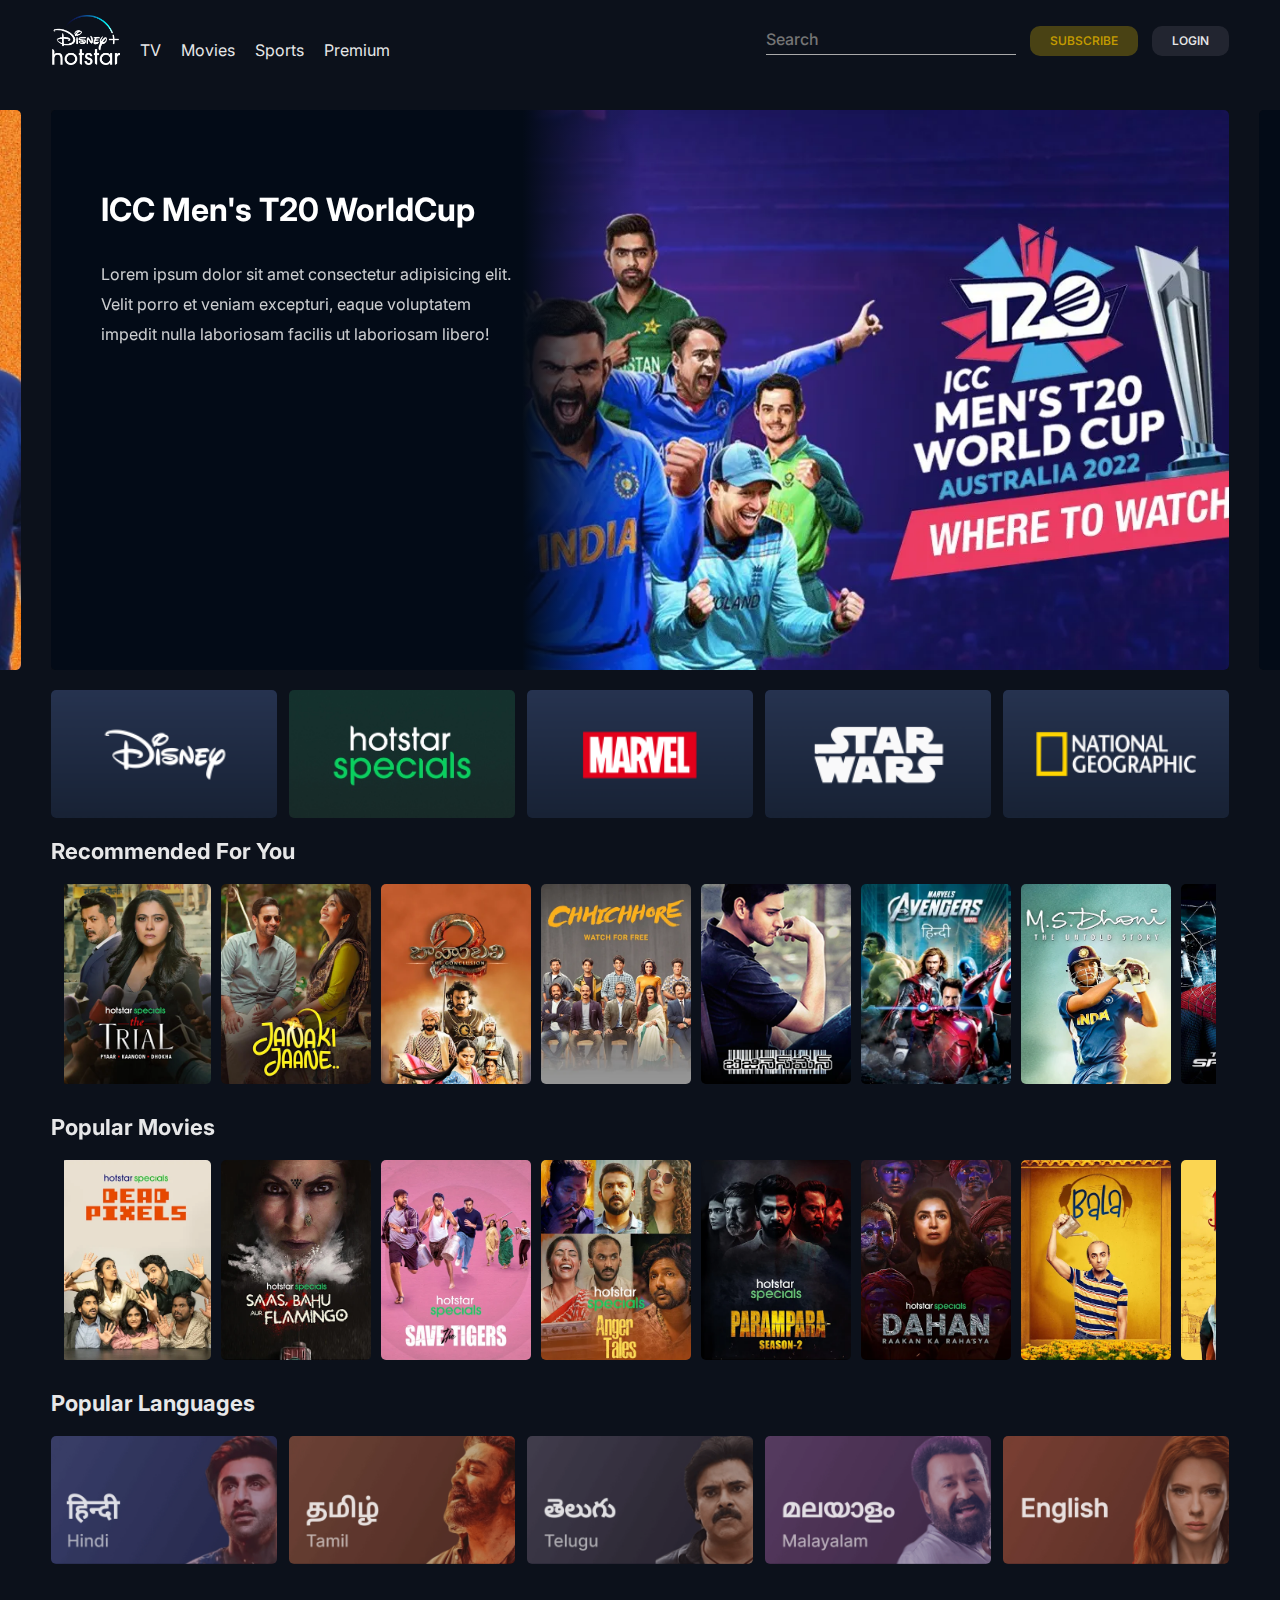
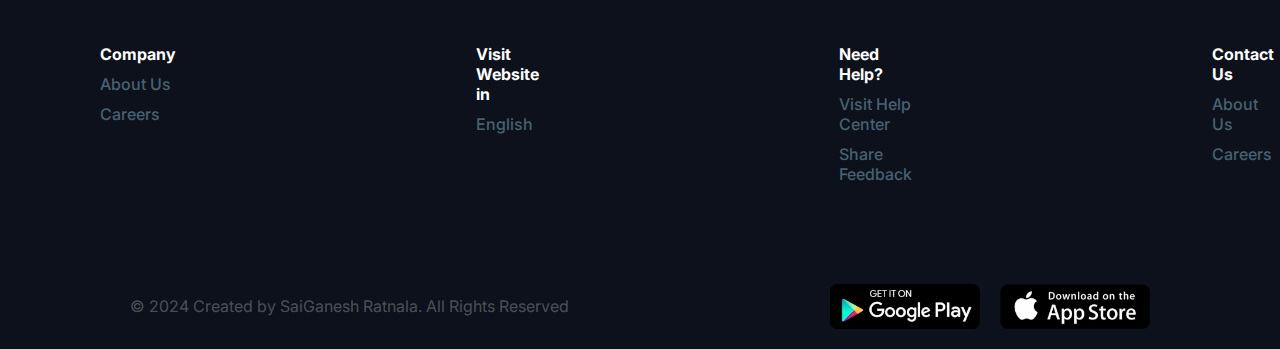
<file: index.html>
<!DOCTYPE html>
<html lang="en">
  <head>
    <meta charset="UTF-8" />
    <meta name="viewport" content="width=device-width, initial-scale=1.0" />
    <link rel="icon" type="image/x-icon" href="./images/favicon.ico" />
    <link rel="stylesheet" href="style.css" />
    <title>Disney+ Hotstar Clone</title>

    <link rel="preconnect" href="https://fonts.googleapis.com" />
    <link rel="preconnect" href="https://fonts.gstatic.com" crossorigin />
    <link
      href="https://fonts.googleapis.com/css2?family=Inter:wght@100..900&display=swap"
      rel="stylesheet"
    />
  </head>
  <body>
    <!-- NAV BAR -->
    <nav class="nav-bar">
      <img src="./images/logo.png" alt="Logo" class="logo" />
      <ul class="nav-links">
        <li class="nav-items"><a href="#">TV</a></li>
        <li class="nav-items"><a href="#">Movies</a></li>
        <li class="nav-items"><a href="#">Sports</a></li>
        <li class="nav-items"><a href="#">Premium</a></li>
      </ul>
      <div class="rt-container">
        <input type="text" class="search-box" placeholder="Search" />
        <button class="sub-btn">SUBSCRIBE</button>
        <button class="login-btn">login</button>
      </div>
    </nav>

    <!-- SLIDERS -->
    <div class="slides-cont">
      <div class="slides"></div>
    </div>
    <!-- CARDS -->
    <div class="video-main">
      <div class="video-card">
        <img src="./images/disney.PNG" alt="disney" class="video-card-image" />
        <video src="./videos/disney.mp4" muted loop class="card-video"></video>
      </div>
      <div class="video-card">
        <img
          src="images/hotstar-special.PNG"
          alt="pixar"
          class="video-card-image"
        />
        <video
          src="videos/hotstar-special.mp4"
          muted
          loop
          class="card-video"
        ></video>
      </div>
      <div class="video-card">
        <img src="./images/marvel.PNG" alt="marvel" class="video-card-image" />
        <video src="./videos/marvel.mp4" muted loop class="card-video"></video>
      </div>
      <div class="video-card">
        <img
          src="images/star-wars.PNG"
          alt="star-war"
          class="video-card-image"
        />
        <video src="videos/star-war.mp4" muted loop class="card-video"></video>
      </div>
      <div class="video-card">
        <img
          src="images/geographic.PNG"
          alt="geographic"
          class="video-card-image"
        />
        <video
          src="videos/geographic.mp4"
          muted
          loop
          class="card-video"
        ></video>
      </div>
    </div>

    <!-- RECOMMENDED SHOWS -->
    <h1 class="title">recommended for you</h1>
    <div class="movi-list">
      <button class="pre-btn"><img src="images/pre.png" alt="" /></button>
      <button class="nxt-btn"><img src="images/nxt.png" alt="" /></button>
      <div class="cards-cont">
        <div class="cards">
          <img src="./images/poster 1.png" alt="card1" class="card-img" />
          <div class="card-body">
            <h1 class="name">The Trial</h1>
            <h6 class="des">
              Lorem ipsum dolor sit amet consectetur adipisicing elit.
            </h6>
            <button class="watch-btn">WatchList</button>
          </div>
        </div>
        <div class="cards">
          <img src="./images/poster 2.png" alt="card2" class="card-img" />
          <div class="card-body">
            <h1 class="name">Janaki Jaaane</h1>
            <h6 class="des">
              Lorem ipsum dolor sit amet, consectetur adipisicing elit.
            </h6>
            <button class="watch-btn">WatchList</button>
          </div>
        </div>
        <div class="cards">
          <img src="./images/poster 3.png" alt="card3" class="card-img" />
          <div class="card-body">
            <h1 class="name">Bahubali 2:The Conclusion</h1>
            <h6 class="des">
              Lorem ipsum dolor sit amet, consectetur adipisicing elit.
            </h6>
            <button class="watch-btn">WatchList</button>
          </div>
        </div>
        <div class="cards">
          <img src="./images/poster 4.png" alt="card4" class="card-img" />
          <div class="card-body">
            <h1 class="name">Chhichhore</h1>
            <h6 class="des">
              Lorem ipsum dolor sit amet, consectetur adipisicing elit.
            </h6>
            <button class="watch-btn">WatchList</button>
          </div>
        </div>
        <div class="cards">
          <img src="./images/poster 5.png" alt="card4" class="card-img" />
          <div class="card-body">
            <h1 class="name">Businessmen</h1>
            <h6 class="des">
              Lorem ipsum dolor sit amet, consectetur adipisicing elit.
            </h6>
            <button class="watch-btn">WatchList</button>
          </div>
        </div>
        <div class="cards">
          <img src="./images/poster 6.png" alt="card4" class="card-img" />
          <div class="card-body">
            <h1 class="name">Avengers</h1>
            <h6 class="des">
              Lorem ipsum dolor sit amet, consectetur adipisicing elit.
            </h6>
            <button class="watch-btn">WatchList</button>
          </div>
        </div>
        <div class="cards">
          <img src="./images/poster 7.png" alt="card4" class="card-img" />
          <div class="card-body">
            <h1 class="name">M.S.Dhoni: The Untold Story</h1>
            <h6 class="des">
              Lorem ipsum dolor sit amet, consectetur adipisicing elit.
            </h6>
            <button class="watch-btn">WatchList</button>
          </div>
        </div>
        <div class="cards">
          <img src="./images/poster 8.png" alt="card4" class="card-img" />
          <div class="card-body">
            <h1 class="name">The amazing Spider Man</h1>
            <h6 class="des">
              Lorem ipsum dolor sit amet, consectetur adipisicing elit.
            </h6>
            <button class="watch-btn">WatchList</button>
          </div>
        </div>
        <div class="cards">
          <img src="./images/poster 9.png" alt="card4" class="card-img" />
          <div class="card-body">
            <h1 class="name">Super 30</h1>
            <h6 class="des">
              Lorem ipsum dolor sit amet, consectetur adipisicing elit.
            </h6>
            <button class="watch-btn">WatchList</button>
          </div>
        </div>
        <div class="cards">
          <img src="./images/poster 10.png" alt="card4" class="card-img" />
          <div class="card-body">
            <h1 class="name">luca</h1>
            <h6 class="des">
              Lorem ipsum dolor sit amet, consectetur adipisicing elit.
            </h6>
            <button class="watch-btn">WatchList</button>
          </div>
        </div>
        <div class="cards">
          <img src="./images/poster 12.png" alt="card4" class="card-img" />
          <div class="card-body">
            <h1 class="name">dark phoenix</h1>
            <h6 class="des">
              Lorem ipsum dolor sit amet, consectetur adipisicing elit.
            </h6>
            <button class="watch-btn">WatchList</button>
          </div>
        </div>
        <div class="cards">
          <img src="./images/p13.png" alt="card4" class="card-img" />
          <div class="card-body">
            <h1 class="name">drishyam</h1>
            <h6 class="des">
              Lorem ipsum dolor sit amet, consectetur adipisicing elit.
            </h6>
            <button class="watch-btn">WatchList</button>
          </div>
        </div>
      </div>
    </div>

    <!-- POPULAR SHOWS -->
    <h1 class="title">popular Movies</h1>
    <div class="movi-list">
      <button class="pre-btn">
        <img src="./images/pre.png" alt="pre-btn" />
      </button>
      <button class="nxt-btn">
        <img src="./images/nxt.png" alt="nxt-btn" />
      </button>
      <div class="cards-cont">
        <div class="cards">
          <img src="./images/p1.png" alt="card1" class="card-img" />
          <div class="card-body">
            <h1 class="name">Dead Pixels</h1>
            <h6 class="des">
              Lorem ipsum dolor sit amet consectetur adipisicing elit.
            </h6>
            <button class="watch-btn">WatchList</button>
          </div>
        </div>
        <div class="cards">
          <img src="./images/p2.png" alt="card2" class="card-img" />
          <div class="card-body">
            <h1 class="name">Saas, Bahu aur Flamingo</h1>
            <h6 class="des">
              Lorem ipsum dolor sit amet, consectetur adipisicing elit.
            </h6>
            <button class="watch-btn">WatchList</button>
          </div>
        </div>
        <div class="cards">
          <img src="./images/p3.png" alt="card3" class="card-img" />
          <div class="card-body">
            <h1 class="name">Save the Tigers</h1>
            <h6 class="des">
              Lorem ipsum dolor sit amet, consectetur adipisicing elit.
            </h6>
            <button class="watch-btn">WatchList</button>
          </div>
        </div>
        <div class="cards">
          <img src="./images/p4.png" alt="card4" class="card-img" />
          <div class="card-body">
            <h1 class="name">Anger Tales</h1>
            <h6 class="des">
              Lorem ipsum dolor sit amet, consectetur adipisicing elit.
            </h6>
            <button class="watch-btn">WatchList</button>
          </div>
        </div>
        <div class="cards">
          <img src="./images/p5.png" alt="card4" class="card-img" />
          <div class="card-body">
            <h1 class="name">Parampara</h1>
            <h6 class="des">
              Lorem ipsum dolor sit amet, consectetur adipisicing elit.
            </h6>
            <button class="watch-btn">WatchList</button>
          </div>
        </div>
        <div class="cards">
          <img src="./images/p6.png" alt="card4" class="card-img" />
          <div class="card-body">
            <h1 class="name">Dahan raakan ka rahasya</h1>
            <h6 class="des">
              Lorem ipsum dolor sit amet, consectetur adipisicing elit.
            </h6>
            <button class="watch-btn">WatchList</button>
          </div>
        </div>
        <div class="cards">
          <img src="./images/p7.png" alt="card4" class="card-img" />
          <div class="card-body">
            <h1 class="name">bala</h1>
            <h6 class="des">
              Lorem ipsum dolor sit amet, consectetur adipisicing elit.
            </h6>
            <button class="watch-btn">WatchList</button>
          </div>
        </div>
        <div class="cards">
          <img src="./images/p8.png" alt="card4" class="card-img" />
          <div class="card-body">
            <h1 class="name">Bangalore days</h1>
            <h6 class="des">
              Lorem ipsum dolor sit amet, consectetur adipisicing elit.
            </h6>
            <button class="watch-btn">WatchList</button>
          </div>
        </div>
        <div class="cards">
          <img src="./images/p9.png" alt="card4" class="card-img" />
          <div class="card-body">
            <h1 class="name">housefull 4</h1>
            <h6 class="des">
              Lorem ipsum dolor sit amet, consectetur adipisicing elit.
            </h6>
            <button class="watch-btn">WatchList</button>
          </div>
        </div>
        <div class="cards">
          <img src="./images/p10.png" alt="card4" class="card-img" />
          <div class="card-body">
            <h1 class="name">mission mangal</h1>
            <h6 class="des">
              Lorem ipsum dolor sit amet, consectetur adipisicing elit.
            </h6>
            <button class="watch-btn">WatchList</button>
          </div>
        </div>
        <div class="cards">
          <img src="./images/p11.png" alt="card4" class="card-img" />
          <div class="card-body">
            <h1 class="name">Bhajrangi bhaijaan</h1>
            <h6 class="des">
              Lorem ipsum dolor sit amet, consectetur adipisicing elit.
            </h6>
            <button class="watch-btn">WatchList</button>
          </div>
        </div>
        <div class="cards">
          <img src="./images/p12.png" alt="card4" class="card-img" />
          <div class="card-body">
            <h1 class="name">July</h1>
            <h6 class="des">
              Lorem ipsum dolor sit amet, consectetur adipisicing elit.
            </h6>
            <button class="watch-btn">WatchList</button>
          </div>
        </div>
      </div>
    </div>

    <!-- Languages  -->
    <h1 class="title">Popular Languages</h1>
    <div class="lang">
      <div class="lang-card">
        <img src="./images/hindi.png" alt="disney" class="video-card-image" />
      </div>
      <div class="lang-card">
        <img src="images/tamil.png" alt="pixar" class="video-card-image" />
      </div>
      <div class="lang-card">
        <img src="./images/telugu.png" alt="marvel" class="video-card-image" />
      </div>
      <div class="lang-card">
        <img
          src="images/malayalam.png"
          alt="star-war"
          class="video-card-image"
        />
      </div>
      <div class="lang-card">
        <img
          src="images/english.png"
          alt="geographic"
          class="video-card-image"
        />
      </div>
    </div>
    <!-- FOOTER -->
    <div class="footer">
      <div class="footer-links">
        <div>
          <h4>Company</h4>
          <p>About Us</p>
          <p>Careers</p>
        </div>
        <div>
          <h4>Visit Website in</h4>
          <p>English</p>
        </div>
        <div>
          <h4>Need Help?</h4>
          <p>Visit Help Center</p>
          <p>Share Feedback</p>
        </div>
        <div>
          <h4>Contact Us</h4>
          <p>About Us</p>
          <p>Careers</p>
        </div>
      </div>
      <div class="footer-credits">
        <div>
          <p>&copy; 2024 Created by SaiGanesh Ratnala. All Rights Reserved</p>
        </div>
        <div class="hotstar-apps">
          <img src="./images/google-playstore.webp" alt="" srcset="" />
          <img src="./images/ios-appstore.webp" alt="" srcset="" />
        </div>
      </div>
    </div>

    <!-- JS -->
    <script src="sliders.js"></script>
    <script src="app.js"></script>
  </body>
</html>
</file>
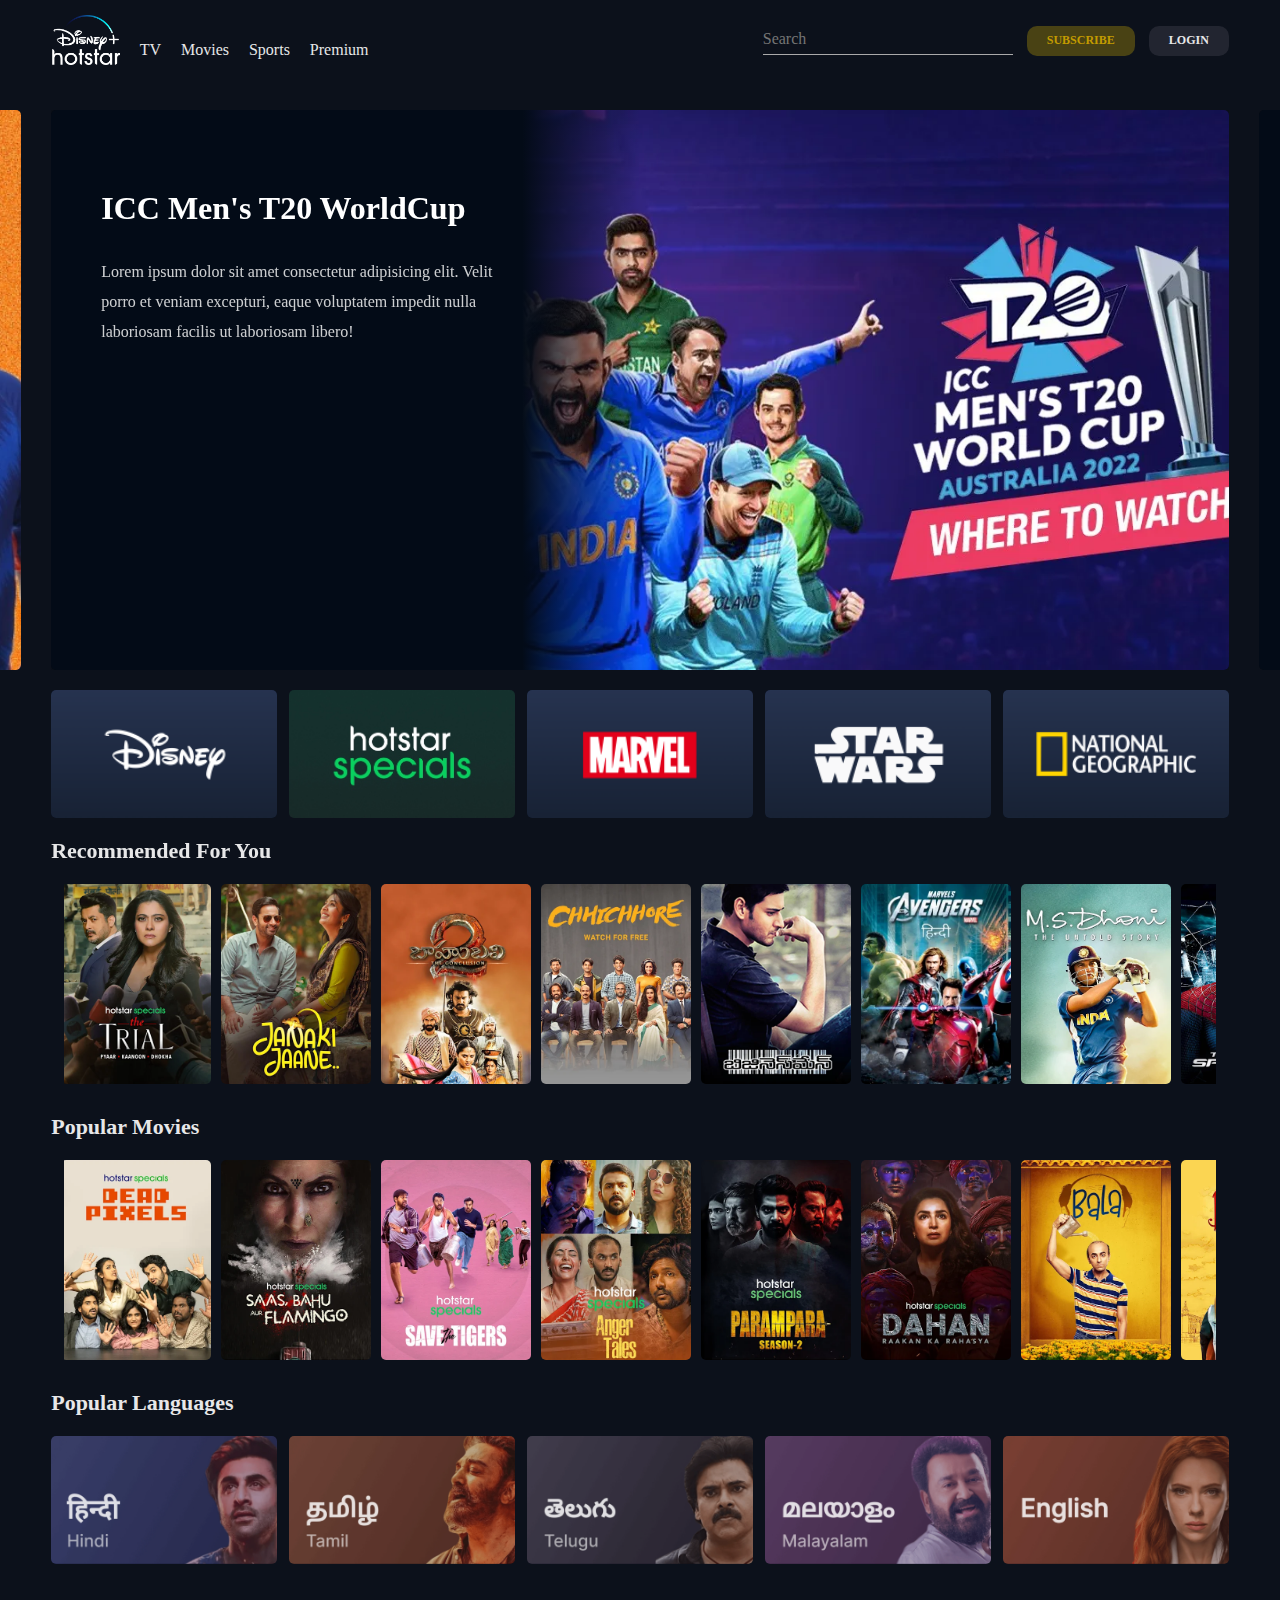
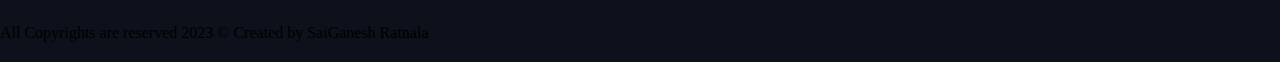
<file: home.html>
<!DOCTYPE html>
<html lang="en">
<head>
    <meta charset="UTF-8">
    <meta name="viewport" content="width=device-width, initial-scale=1.0">
    <link rel="icon" type="image/x-icon" href="./images/favicon.ico">
    <link rel="stylesheet" href="style.css">
    <title>Disney+ Hotstar Clone</title>
</head>
<body>
    <!-- NAV BAR -->
    <nav class="nav-bar">
        <img src="./images/logo.png" alt="Logo" class="logo">
        <ul class="nav-links">
            <li class="nav-items"><a href="#">TV</a></li>
            <li class="nav-items"><a href="#">Movies</a></li>
            <li class="nav-items"><a href="#">Sports</a></li>
            <li class="nav-items"><a href="#">Premium</a></li>
        </ul>
        <div class="rt-container">
            <input type="text" class="search-box" placeholder="Search">
            <button class="sub-btn">SUBSCRIBE</button>
            <button class="login-btn">login</button>
        </div>
    </nav>

    <!-- SLIDERS -->
    <div class="slides-cont">
        <div class="slides">
            <!-- <div class="slider">
                <div class="slider-content">
                    <h1 class="movie-title">Rudra: The Edge of Darkness</h1>
                    <p class="movie-desc">Lorem ipsum dolor sit amet consectetur adipisicing elit. Vero officiis velit laboriosam facilis sequi ullam placeat similique vel adipisci? Eaque!</p>
                </div>
                <img src="images/slider 1.PNG" alt="">
            </div> -->
        </div>
    </div>
    <!-- CARDS -->
    <div class="video-main">
        <div class="video-card">
            <img src="./images/disney.PNG" alt="disney" class="video-card-image">
            <video src="./videos/disney.mp4" muted loop class="card-video"></video>
        </div>
        <div class="video-card">
            <img src="images/hotstar-special.PNG" alt="pixar" class="video-card-image">
            <video src="videos/hotstar-special.mp4" muted loop  class="card-video"></video>
        </div>
        <div class="video-card">
            <img src="./images/marvel.PNG" alt="marvel" class="video-card-image">
            <video src="./videos/marvel.mp4" muted loop  class="card-video"></video>
        </div>
        <div class="video-card">
            <img src="images/star-wars.PNG" alt="star-war" class="video-card-image">
            <video src="videos/star-war.mp4" muted loop  class="card-video"></video>
        </div>
        <div class="video-card">
            <img src="images/geographic.PNG" alt="geographic" class="video-card-image">
            <video src="videos/geographic.mp4" muted loop  class="card-video"></video>
        </div>
    </div>

    <!-- RECOMMENDED SHOWS -->
    <h1 class="title">recommended for you</h1>
        <div class="movi-list">
            <button class="pre-btn"><img src="images/pre.png" alt=""></button>
            <button class="nxt-btn"><img src="images/nxt.png" alt=""></button>
                <div class="cards-cont">
                <div class="cards">
                    <img src="./images/poster 1.png" alt="card1" class="card-img">
                    <div class="card-body">
                        <h1 class="name"> The Trial</h1>
                        <h6 class="des">Lorem ipsum dolor sit amet consectetur adipisicing elit.</h6>
                        <button class="watch-btn">WatchList</button>
                    </div>
                </div>
                <div class="cards">
                    <img src="./images/poster 2.png" alt="card2" class="card-img">
                    <div class="card-body">
                        <h1 class="name"> Janaki Jaaane</h1>
                        <h6 class="des">Lorem ipsum dolor sit amet, consectetur adipisicing elit.</h6>
                        <button class="watch-btn">WatchList</button>
                    </div>
                </div>
                <div class="cards">
                    <img src="./images/poster 3.png" alt="card3" class="card-img">
                    <div class="card-body">
                        <h1 class="name"> Bahubali 2:The Conclusion</h1>
                        <h6 class="des">Lorem ipsum dolor sit amet, consectetur adipisicing elit.</h6>
                        <button class="watch-btn">WatchList</button>
                    </div>
                </div>
                <div class="cards">
                    <img src="./images/poster 4.png" alt="card4" class="card-img">
                    <div class="card-body">
                        <h1 class="name"> Chhichhore</h1>
                        <h6 class="des">Lorem ipsum dolor sit amet, consectetur adipisicing elit.</h6>
                        <button class="watch-btn">WatchList</button>
                    </div>
                </div>
                <div class="cards">
                    <img src="./images/poster 5.png" alt="card4" class="card-img">
                    <div class="card-body">
                        <h1 class="name"> Businessmen</h1>
                        <h6 class="des">Lorem ipsum dolor sit amet, consectetur adipisicing elit.</h6>
                        <button class="watch-btn">WatchList</button>
                    </div>
                </div>
                <div class="cards">
                    <img src="./images/poster 6.png" alt="card4" class="card-img">
                    <div class="card-body">
                        <h1 class="name"> Avengers</h1>
                        <h6 class="des">Lorem ipsum dolor sit amet, consectetur adipisicing elit.</h6>
                        <button class="watch-btn">WatchList</button>
                    </div>
                </div>
                <div class="cards">
                    <img src="./images/poster 7.png" alt="card4" class="card-img">
                    <div class="card-body">
                        <h1 class="name"> M.S.Dhoni: The Untold Story</h1>
                        <h6 class="des">Lorem ipsum dolor sit amet, consectetur adipisicing elit.</h6>
                        <button class="watch-btn">WatchList</button>
                    </div>
                </div>
                <div class="cards">
                    <img src="./images/poster 8.png" alt="card4" class="card-img">
                    <div class="card-body">
                        <h1 class="name">The amazing Spider Man</h1>
                        <h6 class="des">Lorem ipsum dolor sit amet, consectetur adipisicing elit.</h6>
                        <button class="watch-btn">WatchList</button>
                    </div>
                </div>
                <div class="cards">
                    <img src="./images/poster 9.png" alt="card4" class="card-img">
                    <div class="card-body">
                        <h1 class="name">Super 30</h1>
                        <h6 class="des">Lorem ipsum dolor sit amet, consectetur adipisicing elit.</h6>
                        <button class="watch-btn">WatchList</button>
                    </div>
                </div>
                <div class="cards">
                    <img src="./images/poster 10.png" alt="card4" class="card-img">
                    <div class="card-body">
                        <h1 class="name"> luca</h1>
                        <h6 class="des">Lorem ipsum dolor sit amet, consectetur adipisicing elit.</h6>
                        <button class="watch-btn">WatchList</button>
                    </div>
                </div>
                <div class="cards">
                    <img src="./images/poster 12.png" alt="card4" class="card-img">
                    <div class="card-body">
                        <h1 class="name"> dark phoenix</h1>
                        <h6 class="des">Lorem ipsum dolor sit amet, consectetur adipisicing elit.</h6>
                        <button class="watch-btn">WatchList</button>
                    </div>
                </div>
                <div class="cards">
                    <img src="./images/p13.png" alt="card4" class="card-img">
                    <div class="card-body">
                        <h1 class="name"> drishyam</h1>
                        <h6 class="des">Lorem ipsum dolor sit amet, consectetur adipisicing elit.</h6>
                        <button class="watch-btn">WatchList</button>
                    </div>
                </div>
            </div>
        </div>

    <!-- POPULAR SHOWS -->
        <h1 class="title">popular Movies</h1>
        <div class="movi-list">
            <button class="pre-btn"><img src="./images/pre.png" alt="pre-btn"></button>
            <button class="nxt-btn"><img src="./images/nxt.png" alt="nxt-btn"></button>
            <div class="cards-cont">
                <div class="cards">
                    <img src="./images/p1.png" alt="card1" class="card-img">
                    <div class="card-body">
                        <h1 class="name"> Dead Pixels</h1>
                        <h6 class="des">Lorem ipsum dolor sit amet consectetur adipisicing elit.</h6>
                        <button class="watch-btn">WatchList</button>
                    </div>
                </div>
                <div class="cards">
                    <img src="./images/p2.png" alt="card2" class="card-img">
                    <div class="card-body">
                        <h1 class="name"> Saas, Bahu aur Flamingo</h1>
                        <h6 class="des">Lorem ipsum dolor sit amet, consectetur adipisicing elit.</h6>
                        <button class="watch-btn">WatchList</button>
                    </div>
                </div>
                <div class="cards">
                    <img src="./images/p3.png" alt="card3" class="card-img">
                    <div class="card-body">
                        <h1 class="name">Save the Tigers</h1>
                        <h6 class="des">Lorem ipsum dolor sit amet, consectetur adipisicing elit.</h6>
                        <button class="watch-btn">WatchList</button>
                    </div>
                </div>
                <div class="cards">
                    <img src="./images/p4.png" alt="card4" class="card-img">
                    <div class="card-body">
                        <h1 class="name"> Anger Tales</h1>
                        <h6 class="des">Lorem ipsum dolor sit amet, consectetur adipisicing elit.</h6>
                        <button class="watch-btn">WatchList</button>
                    </div>
                </div>
                <div class="cards">
                    <img src="./images/p5.png" alt="card4" class="card-img">
                    <div class="card-body">
                        <h1 class="name"> Parampara</h1>
                        <h6 class="des">Lorem ipsum dolor sit amet, consectetur adipisicing elit.</h6>
                        <button class="watch-btn">WatchList</button>
                    </div>
                </div>
                <div class="cards">
                    <img src="./images/p6.png" alt="card4" class="card-img">
                    <div class="card-body">
                        <h1 class="name"> Dahan raakan ka rahasya</h1>
                        <h6 class="des">Lorem ipsum dolor sit amet, consectetur adipisicing elit.</h6>
                        <button class="watch-btn">WatchList</button>
                    </div>
                </div>
                <div class="cards">
                    <img src="./images/p7.png" alt="card4" class="card-img">
                    <div class="card-body">
                        <h1 class="name"> bala</h1>
                        <h6 class="des">Lorem ipsum dolor sit amet, consectetur adipisicing elit.</h6>
                        <button class="watch-btn">WatchList</button>
                    </div>
                </div>
                <div class="cards">
                    <img src="./images/p8.png" alt="card4" class="card-img">
                    <div class="card-body">
                        <h1 class="name">Bangalore days</h1>
                        <h6 class="des">Lorem ipsum dolor sit amet, consectetur adipisicing elit.</h6>
                        <button class="watch-btn">WatchList</button>
                    </div>
                </div>
                <div class="cards">
                    <img src="./images/p9.png" alt="card4" class="card-img">
                    <div class="card-body">
                        <h1 class="name">housefull 4</h1>
                        <h6 class="des">Lorem ipsum dolor sit amet, consectetur adipisicing elit.</h6>
                        <button class="watch-btn">WatchList</button>
                    </div>
                </div>
                <div class="cards">
                    <img src="./images/p10.png" alt="card4" class="card-img">
                    <div class="card-body">
                        <h1 class="name"> mission mangal</h1>
                        <h6 class="des">Lorem ipsum dolor sit amet, consectetur adipisicing elit.</h6>
                        <button class="watch-btn">WatchList</button>
                    </div>
                </div>
                <div class="cards">
                    <img src="./images/p11.png" alt="card4" class="card-img">
                    <div class="card-body">
                        <h1 class="name"> Bhajrangi bhaijaan</h1>
                        <h6 class="des">Lorem ipsum dolor sit amet, consectetur adipisicing elit.</h6>
                        <button class="watch-btn">WatchList</button>
                    </div>
                </div>
                <div class="cards">
                    <img src="./images/p12.png" alt="card4" class="card-img">
                    <div class="card-body">
                        <h1 class="name"> July</h1>
                        <h6 class="des">Lorem ipsum dolor sit amet, consectetur adipisicing elit.</h6>
                        <button class="watch-btn">WatchList</button>
                    </div>
                </div>
            </div>
        </div>

       <!-- Languages  -->
        <h1 class="title">Popular Languages</h1>
        <div class="lang">
            <div class="lang-card">
                <img src="./images/hindi.png" alt="disney" class="video-card-image">
            </div>
            <div class="lang-card">
                <img src="images/tamil.png" alt="pixar" class="video-card-image">
            </div>
            <div class="lang-card">
                <img src="./images/telugu.png" alt="marvel" class="video-card-image">
            </div>
            <div class="lang-card">
                <img src="images/malayalam.png" alt="star-war" class="video-card-image">
            </div>
            <div class="lang-card">
                <img src="images/english.png" alt="geographic" class="video-card-image">
            </div>
        </div>
    <!-- FOOTER -->
    <div class="footer">
        <p>All Copyrights are reserved 2023 &copy; Created by SaiGanesh Ratnala</p>
    </div>

    <!-- JS -->
    <script src="sliders.js"></script>
    <script src="app.js"></script>
</body>
</html>
</file>
<file: style.css>
* {
  margin: 0;
  padding: 0;
  box-sizing: border-box;
  font-family: inter;
}
body {
  width: 100%;
  background-color: #0c111b;
  position: relative;
}

/* NAVIGATION BAR */
.nav-bar {
  display: flex;
  width: 100%;
  height: 80px;
  position: fixed;
  top: 0;
  left: 0;
  padding: 0 4%;
  background-color: #0c111b;
  z-index: 0;
  display: flex;
  align-items: center;
}
.logo {
  height: 50px;
}
.nav-links {
  margin-top: 20px;
  display: flex;
  list-style: none;
}
.nav-items a {
  text-decoration: none;
  margin-left: 20px;
  text-transform: capitalize;
  color: white;
  opacity: 0.9;
}
.nav-items a:hover {
  color: #1f80e0;
}
.rt-container {
  display: block;
  margin-left: auto;
}
.search-box {
  border: none;
  border-bottom: 1px solid #aaa;
  background: transparent;
  outline: none;
  height: 30px;
  color: white;
  width: 250px;
  text-transform: capitalize;
  font-size: 16px;
  font-weight: 500;
  transition: 0.5s;
}
.search-box:focus {
  width: 400px;
  border-color: #1f80e0;
}
.sub-btn {
  background: rgb(255, 215, 0, 25%);
  height: 30px;
  padding: 0 20px;
  color: #c39b00;
  border-radius: 10px;
  border: none;
  outline: none;
  text-transform: uppercase;
  font-weight: 550;
  font-size: 12px;
  margin: 0 10px;
  cursor: pointer;
}
.login-btn {
  background-color: #252833;
  height: 30px;
  border-radius: 10px;
  padding: 0 20px;
  border: none;
  outline: none;
  color: white;
  opacity: 0.9;
  text-transform: uppercase;
  font-size: 12px;
  font-weight: 550;
  text-decoration: none;
  cursor: pointer;
}
.login-btn:hover {
  transform: scale(1.1);
  opacity: 1;
}

/* SLIDER-STARTS */
.slides-cont {
  position: relative;
  width: 100%;
  height: 600px;
  padding: 20px 0;
  overflow-x: hidden;
  margin-top: 90px;
}
.slides {
  display: flex;
  width: 92%;
  height: 100%;
  position: relative;
  margin: auto;
  background: rgb(0, 0, 0, 0.1);
}
.slider {
  flex: 0 0 auto;
  margin-right: 30px;
  position: relative;
  background: rgba(0, 0, 0, 0.5);
  border-radius: 5px;
  width: 100%;
  height: 100%;
  left: 0;
  transition: 1s;
  overflow: hidden;
}
.slider img {
  width: 70%;
  min-height: 100%;
  object-fit: cover;
  display: block;
  margin-left: auto;
}
.slider-content {
  position: absolute;
  width: 50%;
  height: 100%;
  background: linear-gradient(to right, #030b17 80%, #0c111b00);
  color: #fff;
  z-index: 2;
}
.movie-title {
  padding-left: 50px;
  text-transform: capitalize;
  margin-top: 80px;
}
.movie-desc {
  width: 80%;
  line-height: 30px;
  padding-left: 50px;
  margin-top: 30px;
  opacity: 0.8;
}

/* CARDS-STARTS */
.video-main {
  position: relative;
  width: 92%;
  margin: auto;
  height: 10vw;
  display: flex;
  margin-bottom: 20px;
  justify-content: space-between;
}
.video-card {
  position: relative;
  min-width: calc(100% / 5 - 10px);
  width: calc(100% / 5 - 10px);
  height: 100%;
  border-radius: 5px;
  overflow: hidden;
  background: #030b17;
}
.video-card-image,
.card-video {
  width: 100%;
  height: 100%;
  object-fit: cover;
}

.card-video {
  position: absolute;
}
.video-card:hover .video-card-image {
  display: none;
}

/* MOVIES RECOMMANDED */
.title {
  text-transform: capitalize;
  color: white;
  opacity: 0.9;
  padding-left: 4%;
  font-size: 22px;
  font-weight: 300px;
}
.movi-list {
  width: 100%;
  height: 220px;
  position: relative;
  margin: 10px 0 20px;
}
.cards-cont {
  position: relative;
  width: 92%;
  padding-left: 10px;
  height: 220px;
  display: flex;
  margin: 0 auto;
  align-items: center;
  overflow-x: auto;
  overflow-y: visible;
  scroll-behavior: smooth;
}
.cards-cont::-webkit-scrollbar {
  display: none;
}
.cards {
  position: relative;
  min-width: 150px;
  width: 150px;
  height: 200px;
  border-radius: 5px;
  overflow: hidden;
  margin-right: 10px;
  transition: 0.5s;
  background: #030b17;
}
.card-img {
  width: 100%;
  height: 100%;
  object-fit: cover;
}
.cards:hover {
  transform: scale(1.1);
}
.cards:hover .card-body:hover {
  opacity: 1;
}
.card-body {
  opacity: 0;
  height: 100%;
  width: 100%;
  position: absolute;
  top: 0;
  left: 0;
  z-index: 2;
  background: linear-gradient(to bottom, rgb(4, 8, 15, 0), #192133 90%);
  padding: 10px;
  transition: 0.5s;
}
.name {
  color: white;
  font-size: 15px;
  font-weight: 500;
  text-transform: capitalize;
  margin-top: 60%;
}
.des {
  color: white;
  font-size: 10px;
  opacity: 0.8;
  font-weight: 500;
  margin: 11px 0;
}
.watch-btn {
  position: absolute;
  width: 100%;
  text-transform: capitalize;
  background: none;
  border: none;
  font-weight: 500;
  text-align: right;
  color: rgb(255, 225, 225, 0.5);
  cursor: pointer;
  padding: 10px 5px;
  border-radius: 5px;

  margin: 5px -12px;
}
.watch-btn::before {
  content: "";
  position: absolute;
  top: 0;
  left: 5px;
  height: 35px;
  width: 35px;
  background-image: url(./images/add.png);
  background-size: cover;
  transform: scale(0.4);
}
.watch-btn:hover {
  color: white;
}
.pre-btn,
.nxt-btn {
  position: absolute;
  top: 0;
  width: 5%;
  height: 100%;
  z-index: 2;
  border: none;
  cursor: pointer;
}
.pre-btn {
  left: 0;
  background: linear-gradient(to right, #0c111b 0%, #0c111b);
}

.nxt-btn {
  right: 0;
  background: linear-gradient(to right, #0c111b 0%, #0c111b);
}

.pre-btn img,
.nxt-btn img {
  width: 15px;
  height: 20px;
  opacity: 0;
}

.pre-btn:hover img,
.nxt-btn:hover img {
  opacity: 1;
}

/* LANGUAGES */
.lang {
  position: relative;
  width: 92%;
  margin: auto;
  height: 10vw;
  display: flex;
  margin-bottom: 20px;
  justify-content: space-between;
}
.lang-card {
  margin-top: 20px;
  margin-bottom: 20px;
  position: relative;
  min-width: calc(100% / 5 - 10px);
  width: calc(100% / 5 - 10px);
  height: 100%;
  border-radius: 5px;
  overflow: hidden;
  background: #030b17;
}
.footer {
  margin-top: 80px;
  margin-bottom: 20px;
  align-items: center;
  justify-content: center;
}
.footer-links {
  margin: 100px;
  display: flex;
  color: #fff;
  gap: 300px;
}
.footer-links div p {
  color: #486172;
  padding: 10px 0px 0px;
  font-weight: 500;
  cursor: pointer;
}
.footer-credits {
  display: flex;
  color: #ffffff46;
  justify-content: space-around;
  align-items: center;
}
.hotstar-apps {
  display: flex;
  justify-content: space-evenly;
  gap: 20px;
}
.hotstar-apps img {
  width: 150px;
  cursor: pointer;
}

@media screen and (max-width: 768px) {
  h1 {
    display: block;
    font-size: 1em;
    margin-block-start: 0em;
    margin-block-end: 0em;
    margin-inline-start: 0px;
    margin-inline-end: 0px;
    font-weight: bold;
  }
  p {
    font-size: 10px;
  }
  .slides-cont {
    height: 300px;
  }
  .logo {
    height: 35px;
  }
  .nav-links {
    display: none;
  }
  .search-box {
    font-size: 12px;
  }
  .rt-container {
    margin: 30px 0px 0px 60px;
  }
  .sub-btn {
    margin: 10px 25px;
  }
  .movie-title {
    padding-left: 20px;
    text-transform: capitalize;
    margin-top: 10px;
  }
  .movie-desc {
    width: 80%;
    line-height: 13px;
    padding-left: 20px;
    margin-top: 10px;
    opacity: 0.8;
  }
  .footer-links {
    margin: 0px;
    display: block;
    text-align: center;
  }
  .footer-links div {
    padding: 20px;
  }
  .footer-credits {
    display: block;
    text-align: center;
  }
  .hotstar-apps {
    padding: 0px;
    margin: 20px;
    width: auto;
    text-align: center;
  }
  .hotstar-apps img {
    width: 120px;
  }
}
</file>
